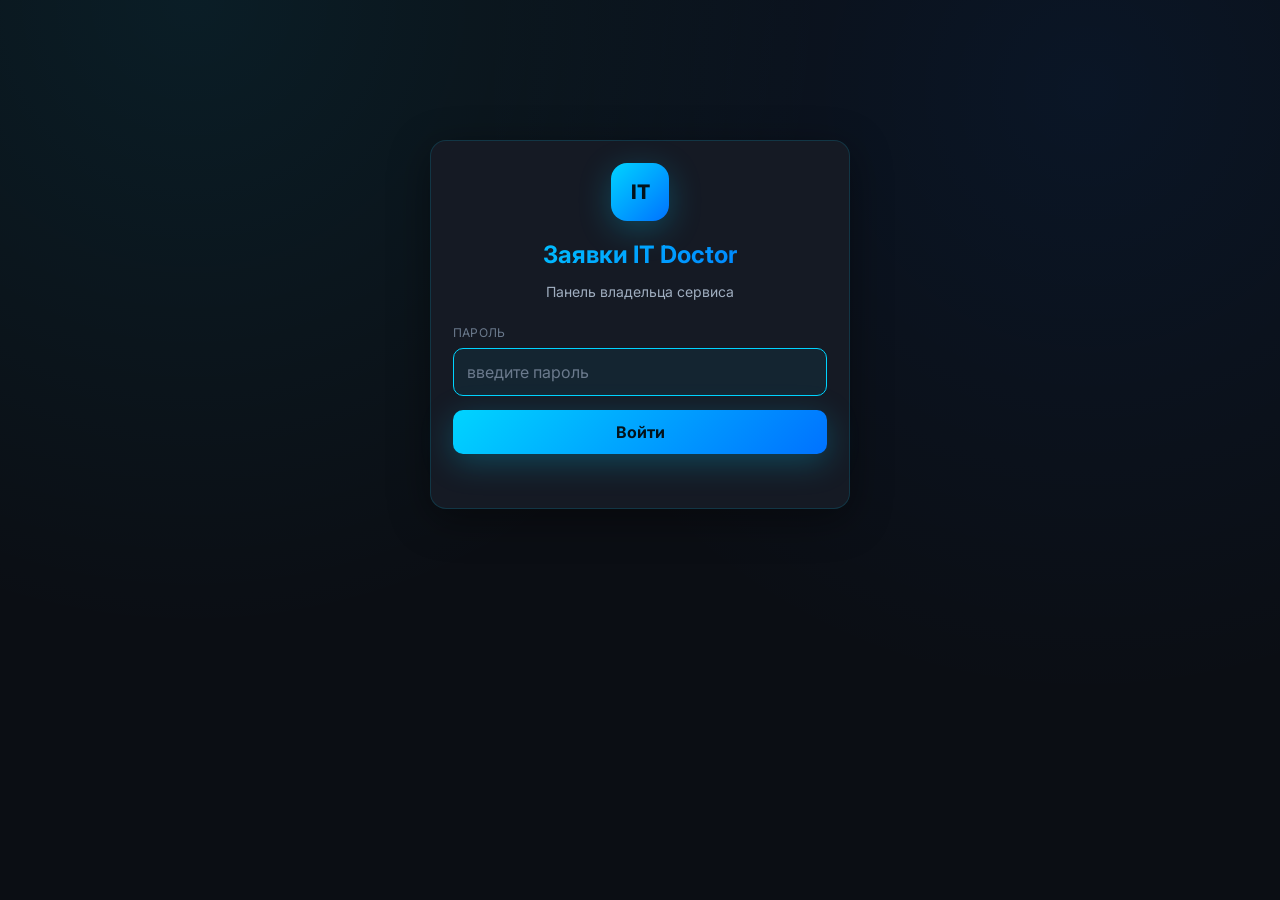
<file: admin/index.html>
<!DOCTYPE html>
<html lang="ru">
<head>
  <meta charset="UTF-8" />
  <meta name="viewport" content="width=device-width, initial-scale=1" />
  <meta name="robots" content="noindex, nofollow" />
  <meta name="theme-color" content="#0B0E14" />
  <title>Заявки — IT Doctor</title>
  <link rel="preconnect" href="https://fonts.googleapis.com" />
  <link rel="stylesheet" href="https://cdnjs.cloudflare.com/ajax/libs/font-awesome/6.5.1/css/all.min.css" />
  <link rel="preconnect" href="https://fonts.gstatic.com" crossorigin />
  <link href="https://fonts.googleapis.com/css2?family=Inter:wght@400;600;700;800&display=swap" rel="stylesheet" />
  <style>
    /* Оформление повторяет клиентский сайт: те же цвета, шрифт и радиусы. */
    :root {
      --bg-primary: #0B0E14;
      --bg-secondary: #0F141C;
      --bg-card: #151A24;
      --bg-card-hover: #1A2130;
      --accent: #00D4FF;
      --accent-secondary: #0072FF;
      --accent-gradient: linear-gradient(135deg, #00D4FF 0%, #0072FF 100%);
      --text-primary: #FFFFFF;
      --text-secondary: #A0AEC0;
      --text-muted: #6B7A8D;
      --border: rgba(0, 212, 255, 0.15);
      --border-strong: rgba(0, 212, 255, 0.35);
      --shadow: 0 10px 40px rgba(0, 0, 0, 0.4);
      --shadow-accent: 0 8px 32px rgba(0, 212, 255, 0.25);
      --radius: 16px;
      --radius-sm: 10px;
      --transition: 0.3s ease;
    }

    * { box-sizing: border-box; }

    body {
      margin: 0;
      padding: 32px 20px 72px;
      background:
        radial-gradient(circle at 15% 0%, rgba(0, 212, 255, 0.08), transparent 45%),
        radial-gradient(circle at 85% 10%, rgba(0, 114, 255, 0.08), transparent 45%),
        var(--bg-primary);
      min-height: 100vh;
      color: var(--text-primary);
      font: 16px/1.5 "Inter", -apple-system, BlinkMacSystemFont, "Segoe UI", sans-serif;
    }

    .wrap { max-width: 1400px; margin: 0 auto; }

    /* --- Кнопки --- */
    button {
      font: inherit;
      cursor: pointer;
      border-radius: var(--radius-sm);
      border: 1px solid var(--border);
      background: var(--bg-card);
      color: var(--text-primary);
      padding: 10px 16px;
      transition: all var(--transition);
    }

    button:hover { border-color: var(--border-strong); background: var(--bg-card-hover); }

    button.primary {
      background: var(--accent-gradient);
      border: none;
      color: #04121A;
      font-weight: 700;
      box-shadow: var(--shadow-accent);
    }

    button.primary:hover { filter: brightness(1.08); }
    button:disabled { opacity: .6; cursor: default; }

    .card {
      background: var(--bg-card);
      border: 1px solid var(--border);
      border-radius: var(--radius);
      padding: 22px;
      box-shadow: var(--shadow);
    }

    /* Окно фильтра выходит за границу карточки, поэтому обрезку отключаем */
    .table-card { overflow: visible; }

    /* --- Вход --- */
    #login { max-width: 420px; margin: 12vh auto 0; text-align: center; }

    .brand {
      width: 58px; height: 58px; margin: 0 auto 16px;
      border-radius: 16px;
      background: var(--accent-gradient);
      color: #04121A;
      font-weight: 800; font-size: 20px;
      display: flex; align-items: center; justify-content: center;
      box-shadow: var(--shadow-accent);
    }

    #login h1 {
      font-size: 24px; margin: 0 0 8px;
      background: var(--accent-gradient);
      -webkit-background-clip: text; background-clip: text;
      -webkit-text-fill-color: transparent;
    }

    #login p { color: var(--text-secondary); margin: 0 0 22px; font-size: 14px; }

    label { display: block; font-size: 12px; color: var(--text-muted); margin-bottom: 6px; text-align: left; letter-spacing: .02em; text-transform: uppercase; }

    /* Все поля ввода, включая textarea и числовые: иначе браузер рисует
       их белыми и они выбиваются из тёмной панели. */
    input[type="password"], input[type="date"], input[type="search"], input[type="text"],
    input[type="number"], input[type="tel"], input[type="email"], select, textarea {
      width: 100%;
      padding: 11px 13px;
      border-radius: var(--radius-sm);
      border: 1px solid var(--border);
      background: rgba(255, 255, 255, 0.035);
      color: var(--text-primary);
      font: inherit;
      transition: border-color var(--transition), background var(--transition);
    }

    input:focus, select:focus, textarea:focus {
      outline: none;
      border-color: var(--accent);
      background: rgba(0, 212, 255, 0.06);
    }

    input::placeholder, textarea::placeholder { color: var(--text-muted); }
    textarea { resize: vertical; min-height: 88px; line-height: 1.55; }
    input[type="password"] { margin-bottom: 14px; }

    .error { color: #FF6B6B; font-size: 14px; min-height: 20px; margin-top: 12px; }

    /* --- Шапка панели --- */
    header.top {
      display: flex; flex-wrap: wrap; gap: 16px;
      align-items: center; justify-content: space-between;
      margin-bottom: 22px;
    }

    header.top h1 { font-size: 26px; margin: 0; font-weight: 800; }

    /* Название сервиса — ссылка на сайт */
    .brand-link {
      text-decoration: none;
      background: var(--accent-gradient);
      -webkit-background-clip: text; background-clip: text;
      -webkit-text-fill-color: transparent;
      transition: filter var(--transition);
    }

    .brand-link:hover { filter: brightness(1.25); }

    /* Круглая кнопка обновления, как в личном кабинете */
    .icon-btn {
      width: 44px; height: 44px; padding: 0;
      border-radius: 50%;
      display: flex; align-items: center; justify-content: center;
      color: var(--text-secondary);
    }

    .icon-btn:hover { color: var(--accent); }
    .icon-btn svg { width: 20px; height: 20px; display: block; }
    .icon-btn[data-loading="true"] { color: var(--accent); }
    .icon-btn[data-loading="true"] svg { animation: spin 0.9s linear infinite; }

    @keyframes spin {
      from { transform: rotate(0deg); }
      to { transform: rotate(360deg); }
    }

    header.top h1 span {
      background: var(--accent-gradient);
      -webkit-background-clip: text; background-clip: text;
      -webkit-text-fill-color: transparent;
    }

    .sub { color: var(--text-muted); font-size: 13px; margin-top: 4px; }
    .actions { display: flex; gap: 10px; }

    /* --- Счётчики --- */
    .stats { display: flex; flex-wrap: wrap; gap: 12px; margin-bottom: 20px; }

    .stat {
      background: var(--bg-card);
      border: 1px solid var(--border);
      border-radius: var(--radius);
      padding: 14px 18px;
      min-width: 132px;
      position: relative;
      overflow: hidden;
    }

    .stat::before {
      content: ""; position: absolute; inset: 0 auto 0 0; width: 3px;
      background: var(--accent-gradient);
    }

    .stat b { display: block; font-size: 24px; font-weight: 800; }
    .stat span { color: var(--text-muted); font-size: 12px; text-transform: uppercase; letter-spacing: .04em; }

    /* Окно фильтра рисуется поверх страницы: так его не обрежет ни
       таблица, ни карточка. Координаты задаёт скрипт при открытии. */
    .filter-pop {
      position: fixed;
      z-index: 70;
      box-sizing: border-box;
      max-width: min(320px, calc(100vw - 24px));
      display: block;
      padding: 14px;
      border-radius: var(--radius-sm);
      background: var(--bg-card);
      border: 1px solid var(--border-strong);
      box-shadow: var(--shadow);
    }

    .filter-pop[hidden] { display: none; }

    .pop-title {
      display: block;
      font-size: 11px;
      text-transform: uppercase;
      letter-spacing: .04em;
      color: var(--text-muted);
      margin-bottom: 10px;
    }

    .filter-pop input,
    .filter-pop select { font-size: 13px; padding: 8px 10px; margin-bottom: 8px; }

    .pop-clear {
      margin-top: 10px;
      font-size: 12px;
      padding: 7px 12px;
      color: var(--text-secondary);
      background: transparent;
    }

    .pop-clear:hover { color: var(--accent); }

    .filter-pop .multi-panel {
      max-height: 240px;
      overflow-y: auto;
      padding: 0;
      background: transparent;
      border: none;
      box-shadow: none;
    }

    /* --- Таблица --- */
    /* Обёртке нельзя обрезать содержимое: иначе окно фильтра пропадает.
       Вместо прокрутки таблица сама ужимается по ширине экрана. */
    .table-card { padding: 0 0 8px; }
    .table-wrap { overflow: visible; }

    table { width: 100%; border-collapse: collapse; font-size: 14px; table-layout: auto; }

    th, td {
      text-align: left;
      padding: 12px 10px;
      border-bottom: 1px solid rgba(255, 255, 255, 0.06);
      vertical-align: top;
    }

    /* Текст заявки переносится, чтобы таблица не расползалась */
    td.msg { white-space: normal; overflow-wrap: anywhere; }

    /* Шапка намеренно лёгкая: только подписи и значки фильтров. */
    thead th {
      background: transparent;
      border-bottom: 1px solid rgba(255, 255, 255, .07);
      vertical-align: middle;
      padding: 12px;
      white-space: nowrap;
    }

    /* Заголовок столбца и значок фильтра в одну строку */
    .th-top { display: flex; align-items: center; gap: 6px; }

    /* Значок фильтра появляется при наведении на столбец */
    .filter-btn {
      all: unset;
      position: relative;
      cursor: pointer;
      width: 22px; height: 22px;
      border-radius: 6px;
      display: inline-flex; align-items: center; justify-content: center;
      color: var(--text-muted);
      opacity: 0;
      transition: opacity var(--transition), color var(--transition), background var(--transition);
    }

    .filter-btn svg { width: 14px; height: 14px; display: block; }

    th:hover .filter-btn,
    .filter-btn:focus-visible { opacity: .75; }

    .filter-btn:hover { opacity: 1; color: var(--accent); background: rgba(0, 212, 255, .12); }

    /* Активный фильтр видно всегда и он бирюзовый */
    .filter-btn[data-active="true"] {
      opacity: 1;
      color: var(--accent);
      background: rgba(0, 212, 255, .18);
      box-shadow: 0 0 10px rgba(0, 212, 255, .35);
    }

    .filter-btn[data-active="true"] svg { stroke: var(--accent); }

    /* Точка-напоминание, что в столбце есть активный фильтр */
    .filter-btn[data-active="true"]::after {
      content: "";
      position: absolute;
      top: 2px; right: 2px;
      width: 6px; height: 6px;
      border-radius: 50%;
      background: var(--accent);
      box-shadow: 0 0 6px rgba(0, 212, 255, .9);
    }


    .pop-clear:hover { color: var(--accent); border-color: var(--border-strong); }

    tbody tr { transition: background var(--transition); }
    tbody tr:hover { background: var(--bg-card-hover); }
    tbody tr:last-child td { border-bottom: none; }

    td.nowrap { white-space: nowrap; }

    /* Заголовок-кнопка сортировки */
    button.sort {
      all: unset;
      cursor: pointer;
      color: var(--text-secondary);
      font-size: 12px;
      font-weight: 600;
      letter-spacing: .04em;
      text-transform: uppercase;
      display: inline-flex; align-items: center; gap: 6px;
      padding: 2px 0;
      transition: color var(--transition);
    }

    button.sort:hover { color: var(--accent); }
    button.sort[data-active="true"] { color: var(--accent); }
    button.sort .arrow { font-size: 11px; opacity: .6; }
    button.sort[data-active="true"] .arrow { opacity: 1; }

    /* Фильтры прямо в шапке таблицы */
    .filter-cell { margin-top: 8px; display: flex; flex-direction: column; gap: 6px; }
    .filter-cell input, .filter-cell select { font-size: 13px; padding: 7px 9px; }
    .date-range { display: flex; gap: 6px; }
    .date-range input { min-width: 0; }

    /* Выпадающий список с галочками */
    .multi { position: relative; }

    .multi > button {
      width: 100%;
      text-align: left;
      font-size: 13px;
      padding: 7px 9px;
      color: var(--text-secondary);
      white-space: nowrap;
      overflow: hidden;
      text-overflow: ellipsis;
    }

    .multi > button[data-filled="true"] { color: var(--accent); border-color: var(--border-strong); }

    /* Список значений живёт внутри окна фильтра: своих рамок и тени ему
       не нужно, иначе получается «коробка в коробке». */
    .multi-panel {
      position: static;
      max-height: 260px;
      overflow-y: auto;
      background: transparent;
      border: none;
      box-shadow: none;
      padding: 0;
    }

    .multi-panel label:first-child { margin-top: 0; }
    .multi-empty { color: var(--text-muted); font-size: 13px; margin: 4px 2px; }

    .multi-panel[hidden] { display: none; }

    .multi-panel label {
      display: flex; align-items: center; gap: 9px;
      padding: 7px 8px;
      border-radius: 8px;
      cursor: pointer;
      font-size: 13px;
      color: var(--text-secondary);
      text-transform: none;
      letter-spacing: 0;
      margin: 0;
      transition: background var(--transition);
    }

    .multi-panel label:hover { background: var(--bg-card-hover); color: var(--text-primary); }
    .multi-panel input[type="checkbox"] { width: auto; accent-color: var(--accent); }
    .multi-panel .panel-actions { display: flex; gap: 8px; padding: 6px 4px 2px; }
    .multi-panel .panel-actions button { flex: 1; font-size: 12px; padding: 7px; }

    /* --- Бейджи --- */
    .badge {
      display: inline-block;
      padding: 5px 11px;
      border-radius: 999px;
      font-size: 12px;
      font-weight: 600;
      white-space: nowrap;
    }

    .badge.new { background: rgba(0, 212, 255, .14); color: var(--accent); }
    .badge.in_progress { background: rgba(255, 176, 32, .16); color: #FFB020; }
    .badge.completed { background: rgba(34, 197, 94, .16); color: #34D399; }

    .source { color: var(--text-muted); font-size: 12px; }
    .msg { color: var(--text-secondary); font-size: 13px; max-width: 300px; }

    select.status-select { width: auto; font-size: 13px; padding: 7px 10px; }

    .muted { color: var(--text-muted); }
    .empty { padding: 44px; text-align: center; color: var(--text-muted); }
    .saved { color: #34D399; font-size: 12px; margin-left: 8px; }

    /* --- Оплата в таблице --- */
    .pay-badge {
      display: inline-block;
      padding: 4px 10px;
      border-radius: 999px;
      font-size: 12px;
      font-weight: 600;
      white-space: nowrap;
      background: rgba(255, 255, 255, .06);
      color: var(--text-secondary);
    }

    .pay-badge.done { background: rgba(52, 211, 153, .16); color: var(--ok); }
    .pay-badge.wait { background: rgba(255, 176, 32, .16); color: #FFB020; }
    .pay-badge.canceled { background: rgba(255, 107, 107, .16); color: #FF6B6B; }

    .pay-check {
      margin-left: 6px;
      padding: 3px 8px;
      font-size: 13px;
      line-height: 1;
      border-radius: 8px;
    }

    .pay-check:hover { color: var(--accent); border-color: var(--accent); }
    .pay-check[disabled] { opacity: .5; }

    /* На узких экранах возвращаем прокрутку таблицы: там окно фильтра
       открывается редко, а разъехавшаяся таблица мешает всегда. */
    /* --- Вкладки --- */
    .tabs-nav {
      display: flex;
      gap: 6px;
      margin-bottom: 18px;
      padding: 5px;
      border-radius: 999px;
      background: var(--bg-card);
      border: 1px solid var(--border);
      width: fit-content;
    }

    .tabs-nav .tab {
      padding: 10px 20px;
      border: none;
      border-radius: 999px;
      background: transparent;
      color: var(--text-secondary);
      font: inherit;
      font-size: 14px;
      font-weight: 600;
      cursor: pointer;
      transition: var(--transition);
    }

    .tabs-nav .tab[data-active="true"] {
      background: var(--accent-gradient);
      color: #04121A;
    }

    /* --- Услуги --- */
    .services-bar {
      display: flex;
      flex-wrap: wrap;
      gap: 14px;
      align-items: center;
      justify-content: space-between;
      margin-bottom: 18px;
    }

    .services-bar .sub { margin: 0; }

    .service-list { display: grid; gap: 12px; }

    .service-row {
      display: flex;
      flex-wrap: wrap;
      gap: 16px;
      align-items: center;
      padding: 14px 16px;
      border-radius: var(--radius);
      background: var(--bg-card);
      border: 1px solid var(--border);
    }

    .service-row[data-off="true"] { opacity: .55; }

    /* Ручка и состояние перетаскивания */
    .service-row__handle {
      flex: none;
      width: 18px;
      text-align: center;
      color: var(--text-muted);
      font-size: 16px;
      cursor: grab;
      user-select: none;
    }

    .service-row[draggable="true"] { cursor: default; }

    .service-row[data-dragging="true"] {
      opacity: .45;
      border-style: dashed;
      border-color: var(--accent);
    }

    .service-row__actions button[data-move] {
      padding: 8px 10px;
      font-size: 13px;
      line-height: 1;
    }

    .service-row__photo {
      width: 72px; height: 54px;
      flex: none;
      border-radius: 10px;
      overflow: hidden;
      background: var(--bg-secondary);
      display: flex; align-items: center; justify-content: center;
      color: var(--text-muted);
      font-size: 20px;
    }

    .service-row__photo img { width: 100%; height: 100%; object-fit: cover; display: block; }

    .service-row__text { flex: 1 1 220px; min-width: 0; }
    .service-row__text b { display: block; font-size: 15px; }
    .service-row__text span { color: var(--text-muted); font-size: 13px; }

    .service-row__price {
      font-weight: 700;
      color: var(--accent);
      white-space: nowrap;
    }

    .service-row__off {
      font-size: 12px;
      padding: 3px 9px;
      border-radius: 999px;
      background: rgba(255, 107, 107, .14);
      color: #FF6B6B;
    }

    .service-row__actions { display: flex; gap: 8px; margin-left: auto; }
    .service-row__actions button { font-size: 13px; padding: 8px 14px; }

    /* --- Окно услуги --- */
    .sheet {
      position: fixed; inset: 0; z-index: 900;
      display: flex; align-items: center; justify-content: center;
      padding: 18px;
    }

    .sheet[hidden] { display: none; }

    .sheet__backdrop { position: absolute; inset: 0; background: rgba(3, 6, 12, .8); backdrop-filter: blur(4px); }

    .sheet__card {
      position: relative;
      width: 100%;
      max-width: 680px;
      max-height: calc(100vh - 36px);
      overflow-y: auto;
      padding: 24px;
      border-radius: var(--radius);
      background: var(--bg-card);
      border: 1px solid var(--border-strong);
      box-shadow: var(--shadow);
    }

    .sheet__card h2 { margin: 0 0 18px; font-size: 22px; }

    .sheet__close {
      position: absolute; top: 12px; right: 12px;
      width: 34px; height: 34px; padding: 0;
      border-radius: 50%;
      font-size: 20px;
      line-height: 1;
    }

    .sheet__grid { display: flex; flex-wrap: wrap; gap: 22px; }
    .sheet__photo { flex: 0 0 190px; }
    .sheet__fields { flex: 1 1 320px; min-width: 0; }

    /* Две короткие подписи рядом: цена и порядок */
    .sheet__row { display: flex; gap: 12px; }
    .sheet__row > * { flex: 1; min-width: 0; }

    .sheet__fields label { display: block; margin: 14px 0 6px; font-size: 12px; text-transform: uppercase; letter-spacing: .04em; color: var(--text-muted); }
    .sheet__fields label:first-child { margin-top: 0; }
    .sheet__fields .hint { display: block; margin-top: 6px; font-size: 12px; color: var(--text-muted); }

    /* Выбор иконки: плитки со значками вместо ввода технического кода */
    .icon-picker {
      display: grid;
      grid-template-columns: repeat(auto-fill, minmax(72px, 1fr));
      gap: 8px;
      margin-bottom: 4px;
    }

    .icon-option {
      display: flex;
      flex-direction: column;
      align-items: center;
      justify-content: center;
      gap: 6px;
      min-height: 64px;
      padding: 9px 6px;
      border-radius: 10px;
      border: 1px solid var(--border);
      background: rgba(255, 255, 255, 0.03);
      color: var(--text-secondary);
      font: inherit;
      font-size: 11px;
      line-height: 1.2;
      text-align: center;
      cursor: pointer;
      transition: var(--transition);
    }

    .icon-option i,
    .icon-option .icon-none { font-size: 18px; line-height: 1; }

    .icon-option:hover {
      border-color: var(--accent);
      color: var(--accent);
    }

    .icon-option[data-selected="true"] {
      border-color: var(--accent);
      background: rgba(0, 212, 255, 0.12);
      color: var(--accent);
      box-shadow: 0 0 0 1px var(--accent) inset;
    }

    .icon-option span {
      max-width: 100%;
      overflow: hidden;
      text-overflow: ellipsis;
      white-space: nowrap;
    }

    .photo-caption {
      margin-bottom: 8px;
      font-size: 12px;
      text-transform: uppercase;
      letter-spacing: .04em;
      color: var(--text-muted);
    }

    .photo-box {
      width: 100%;
      aspect-ratio: 4 / 3;
      border-radius: var(--radius-sm);
      border: 1px dashed var(--border-strong);
      background: var(--bg-secondary);
      display: flex; align-items: center; justify-content: center;
      overflow: hidden;
      color: var(--text-muted);
      font-size: 13px;
    }

    .photo-box img { width: 100%; height: 100%; object-fit: cover; display: block; }

    .photo-pick {
      display: block;
      margin-top: 10px;
      padding: 10px 14px;
      text-align: center;
      border-radius: var(--radius-sm);
      border: 1px solid var(--border);
      background: var(--bg-card);
      font-size: 13px;
      cursor: pointer;
      transition: var(--transition);
    }

    .photo-pick:hover { border-color: var(--accent); color: var(--accent); }
    .photo-pick input { display: none; }

    .photo-clear {
      width: 100%;
      margin-top: 8px;
      padding: 9px 14px;
      font-size: 13px;
    }

    .sheet__actions {
      display: flex; flex-wrap: wrap; gap: 10px;
      align-items: center; justify-content: space-between;
      margin-top: 22px;
      padding-top: 18px;
      border-top: 1px solid rgba(255, 255, 255, .07);
    }

    .sheet__right { display: flex; gap: 10px; margin-left: auto; }

    .sheet .notice { display: none; margin-top: 14px; padding: 12px 14px; border-radius: var(--radius-sm); font-size: 14px; }
    .sheet .notice[data-kind="error"] { display: block; background: rgba(255, 107, 107, .12); color: #FF6B6B; border: 1px solid rgba(255, 107, 107, .3); }
    .sheet .notice[data-kind="ok"] { display: block; background: rgba(52, 211, 153, .12); color: #34D399; border: 1px solid rgba(52, 211, 153, .3); }

    @media (max-width: 560px) {
      .sheet__photo { flex: 1 1 100%; }
      .service-row__actions { width: 100%; margin-left: 0; }
      .service-row__actions button { flex: 1; }
    }

    @media (max-width: 900px) {
      .table-wrap { overflow-x: auto; }
    }

    @media (max-width: 760px) {
      body { padding: 20px 12px 56px; }
      header.top h1 { font-size: 20px; }
      .stat { min-width: 104px; padding: 11px 14px; }
      .stat b { font-size: 20px; }

      /* Вкладки и кнопка добавления — во всю ширину, так удобнее пальцем */
      .tabs-nav { width: 100%; }
      .tabs-nav .tab { flex: 1; padding: 11px 8px; font-size: 13px; }

      .services-bar { align-items: stretch; }
      .services-bar .primary { width: 100%; }

      .service-row { gap: 10px; padding: 12px; }
      .service-row__photo { width: 56px; height: 44px; font-size: 16px; }
      .service-row__handle { width: 14px; }

      /* Окно услуги почти на весь экран */
      .sheet { padding: 10px; }
      .sheet__card { padding: 18px; max-height: calc(100vh - 20px); }
    }
  </style>
</head>
<body>

<!-- Вход -->
<section class="card" id="login">
  <div class="brand">IT</div>
  <h1>Заявки IT Doctor</h1>
  <p>Панель владельца сервиса</p>
  <label for="key">Пароль</label>
  <input type="password" id="key" autocomplete="current-password" placeholder="введите пароль" />
  <button class="primary" id="loginBtn" style="width:100%">Войти</button>
  <div class="error" id="loginError"></div>
</section>

<!-- Панель -->
<section id="panel" hidden>
  <header class="top">
    <div>
      <h1>Заявки <a class="brand-link" href="/" title="Перейти на сайт">IT Doctor</a></h1>
      <div class="sub" id="updated">—</div>
    </div>
    <div class="actions">
      <button class="icon-btn" id="refreshBtn" title="Обновить список" aria-label="Обновить список">
        <svg viewBox="0 0 24 24" fill="none" stroke="currentColor" stroke-width="2" stroke-linecap="round" stroke-linejoin="round">
          <path d="M21 12a9 9 0 1 1-3.2-6.9" />
          <path d="M21 4v5h-5" />
        </svg>
      </button>
      <button id="logoutBtn">Выйти</button>
    </div>
  </header>

  <nav class="tabs-nav" role="tablist">
    <button type="button" class="tab" data-tab="leads" data-active="true">Заявки</button>
    <button type="button" class="tab" data-tab="services" data-active="false">Услуги и цены</button>
  </nav>

  <div class="stats" id="stats"></div>

  <!-- Услуги и цены -->
  <section id="servicesView" hidden>
    <div class="services-bar">
      <p class="sub">Эти услуги показываются на сайте: с фотографией, ценой и описанием.</p>
      <button class="primary" id="addServiceBtn">＋ Добавить услугу</button>
    </div>

    <div class="service-list" id="serviceList"></div>
    <div class="empty" id="servicesEmpty" hidden>Услуг пока нет. Добавьте первую.</div>
  </section>

  <!-- Окно услуги -->
  <div class="sheet" id="serviceModal" hidden>
    <div class="sheet__backdrop" data-close-service></div>

    <div class="sheet__card" role="dialog" aria-modal="true" aria-labelledby="serviceModalTitle">
      <button type="button" class="sheet__close" data-close-service aria-label="Закрыть">×</button>
      <h2 id="serviceModalTitle">Услуга</h2>

      <form id="serviceForm">
        <div class="sheet__grid">
          <div class="sheet__photo">
            <div class="photo-caption">Фото услуги</div>
            <div class="photo-box" id="servicePhotoBox">
              <span class="photo-hint">Нет фото</span>
            </div>
            <label class="photo-pick">
              Выбрать фото
              <input type="file" id="serviceImage" accept="image/*" />
            </label>
            <button type="button" class="photo-clear" id="serviceImageClear">Убрать фото</button>
          </div>

          <div class="sheet__fields">
            <label for="serviceTitle">Название</label>
            <input id="serviceTitle" type="text" maxlength="120" placeholder="Замена экрана на телефоне" />

            <label for="serviceDescription">Описание</label>
            <textarea id="serviceDescription" rows="3" maxlength="600" placeholder="Что входит в услугу"></textarea>

            <label for="servicePriceValue">Цена, ₽</label>
            <input id="servicePriceValue" type="number" min="0" step="1" placeholder="500" />
            <span class="hint">
              Цена одна для всего: показывается на сайте и списывается при оплате.
              Порядок услуг меняется перетаскиванием в списке.
            </span>

            <label>Иконка на карточке</label>
            <div class="icon-picker" id="iconPicker"></div>
            <span class="hint">Небольшой значок над названием услуги на сайте. Можно не выбирать.</span>

            <label class="switch">
              <input type="checkbox" id="serviceActive" checked />
              <span>Показывать на сайте</span>
            </label>
          </div>
        </div>

        <div class="sheet__actions">
          <button type="button" class="danger" id="serviceDeleteBtn" hidden>Удалить</button>
          <div class="sheet__right">
            <button type="button" id="serviceCancelBtn">Отмена</button>
            <button type="submit" class="primary" id="serviceSaveBtn">Сохранить</button>
          </div>
        </div>

        <div class="notice" id="serviceNotice"></div>
      </form>
    </div>
  </div>

  <div class="card table-card">
    <div class="table-wrap" id="leadsView">
      <table>
        <thead>
          <tr>
            <th><div class="th-top"><button type="button" class="sort" data-sort="date">Дата<span class="arrow"></span></button><button type="button" class="filter-btn" data-filter-toggle="date" aria-label="Фильтр: Дата" title="Настроить фильтр"><svg viewBox="0 0 24 24" fill="none" stroke="currentColor" stroke-width="2" stroke-linecap="round" stroke-linejoin="round"><path d="M3 5h18l-7 8v6l-4 2v-8z"/></svg></button></div><div class="filter-pop" data-filter-panel="date" hidden><span class="pop-title">Период</span><select id="fPreset"><option value="">За всё время</option><option value="today">Сегодня</option><option value="yesterday">Вчера</option><option value="week">Эта неделя</option><option value="lastWeek">Прошлая неделя</option><option value="month">Этот месяц</option><option value="lastMonth">Прошлый месяц</option><option value="7">Последние 7 дней</option><option value="30">Последние 30 дней</option><option value="custom">Свой промежуток</option></select><div class="date-range" id="customRange" hidden><input type="date" id="fFrom" title="С даты" /><input type="date" id="fTo" title="По дату" /></div><button type="button" class="pop-clear" data-filter-clear="date">Сбросить</button></div></th>
            <th><div class="th-top"><button type="button" class="sort" data-sort="name">Имя<span class="arrow"></span></button><button type="button" class="filter-btn" data-filter-toggle="search" aria-label="Фильтр: Имя" title="Настроить фильтр"><svg viewBox="0 0 24 24" fill="none" stroke="currentColor" stroke-width="2" stroke-linecap="round" stroke-linejoin="round"><path d="M3 5h18l-7 8v6l-4 2v-8z"/></svg></button></div><div class="filter-pop" data-filter-panel="search" hidden><span class="pop-title">Поиск по всем полям</span><input type="text" id="fSearch" placeholder="имя, телефон, текст" /><button type="button" class="pop-clear" data-filter-clear="search">Сбросить</button></div></th>
            <th><div class="th-top"><button type="button" class="sort" data-sort="phone">Телефон<span class="arrow"></span></button></div></th>
            <th><div class="th-top"><button type="button" class="sort" data-sort="service">Услуга<span class="arrow"></span></button><button type="button" class="filter-btn" data-filter-toggle="service" aria-label="Фильтр: Услуга" title="Настроить фильтр"><svg viewBox="0 0 24 24" fill="none" stroke="currentColor" stroke-width="2" stroke-linecap="round" stroke-linejoin="round"><path d="M3 5h18l-7 8v6l-4 2v-8z"/></svg></button></div><div class="filter-pop" data-filter-panel="service" hidden><span class="pop-title">Услуги</span><div class="multi" data-multi="service"><div class="multi-panel" data-multi-panel></div></div></div></th>
            <th>Сообщение</th>
            <th><div class="th-top"><button type="button" class="sort" data-sort="source">Источник<span class="arrow"></span></button><button type="button" class="filter-btn" data-filter-toggle="source" aria-label="Фильтр: Источник" title="Настроить фильтр"><svg viewBox="0 0 24 24" fill="none" stroke="currentColor" stroke-width="2" stroke-linecap="round" stroke-linejoin="round"><path d="M3 5h18l-7 8v6l-4 2v-8z"/></svg></button></div><div class="filter-pop" data-filter-panel="source" hidden><span class="pop-title">Источники</span><div class="multi" data-multi="source"><div class="multi-panel" data-multi-panel></div></div></div></th>
            <th><div class="th-top"><button type="button" class="sort" data-sort="status">Статус<span class="arrow"></span></button><button type="button" class="filter-btn" data-filter-toggle="status" aria-label="Фильтр: Статус" title="Настроить фильтр"><svg viewBox="0 0 24 24" fill="none" stroke="currentColor" stroke-width="2" stroke-linecap="round" stroke-linejoin="round"><path d="M3 5h18l-7 8v6l-4 2v-8z"/></svg></button></div><div class="filter-pop" data-filter-panel="status" hidden><span class="pop-title">Статусы</span><div class="multi" data-multi="status"><div class="multi-panel" data-multi-panel></div></div></div></th>
            <th>Оплата</th>
          </tr>
        </thead>
        <tbody id="rows"></tbody>
      </table>
    </div>
    <div class="empty" id="empty" hidden>По выбранным фильтрам заявок нет.</div>
  </div>
</section>

<script>
  const SOURCE_LABELS = {
    website: "Сайт",
    mini_app: "Mini App",
    telegram_bot: "Telegram-бот",
    account: "Личный кабинет"
  };

  const STATUS_LABELS = {
    new: "Новая",
    in_progress: "В работе",
    completed: "Завершена"
  };

  const loginCard = document.getElementById("login");
  const panel = document.getElementById("panel");
  const keyInput = document.getElementById("key");
  const loginError = document.getElementById("loginError");
  const rowsBody = document.getElementById("rows");
  const emptyBox = document.getElementById("empty");
  const statsBox = document.getElementById("stats");
  const updatedBox = document.getElementById("updated");
  const refreshBtn = document.getElementById("refreshBtn");

  const fSearch = document.getElementById("fSearch");
  const fFrom = document.getElementById("fFrom");
  const fTo = document.getElementById("fTo");
  const fPreset = document.getElementById("fPreset");
  const customRange = document.getElementById("customRange");

  let statuses = Object.entries(STATUS_LABELS).map(([value, label]) => ({ value, label }));
  let serviceOptions = [];
  let serviceCatalog = [];
  let hasEmptyService = false;

  // --- Сортировка ---------------------------------------------------------

  const DEFAULT_SORT = { key: "date", dir: "desc" };
  const SORT_KEYS = ["date", "name", "phone", "service", "source", "status"];

  function readSort() {
    try {
      const saved = JSON.parse(sessionStorage.getItem("itd_admin_sort") || "null");
      if (saved && SORT_KEYS.includes(saved.key)) {
        return { key: saved.key, dir: saved.dir === "asc" ? "asc" : "desc" };
      }
    } catch { /* пусто */ }
    return { ...DEFAULT_SORT };
  }

  let sort = readSort();

  // --- Фильтры ------------------------------------------------------------

  // Множественный выбор: можно отметить сразу несколько статусов или источников.
  const EMPTY_FILTERS = {
    status: [], source: [], service: [],
    q: "", preset: "", from: "", to: ""
  };

  function readFilters() {
    try {
      const saved = JSON.parse(sessionStorage.getItem("itd_admin_filters") || "null");
      if (saved && typeof saved === "object") {
        return {
          status: Array.isArray(saved.status) ? saved.status : [],
          source: Array.isArray(saved.source) ? saved.source : [],
          service: Array.isArray(saved.service) ? saved.service : [],
          q: typeof saved.q === "string" ? saved.q : "",
          preset: typeof saved.preset === "string" ? saved.preset : "",
          from: typeof saved.from === "string" ? saved.from : "",
          to: typeof saved.to === "string" ? saved.to : ""
        };
      }
    } catch { /* пусто */ }
    return { ...EMPTY_FILTERS, status: [], source: [], service: [] };
  }

  let filters = readFilters();

  // --- Помощники ----------------------------------------------------------

  function formatDate(iso) {
    try {
      return new Intl.DateTimeFormat("ru-RU", {
        dateStyle: "short", timeStyle: "short", timeZone: "Europe/Moscow"
      }).format(new Date(iso));
    } catch {
      return iso;
    }
  }

  function escapeHtml(value) {
    return String(value ?? "")
      .replaceAll("&", "&amp;").replaceAll("<", "&lt;")
      .replaceAll(">", "&gt;").replaceAll('"', "&quot;");
  }

  function isoDay(date) {
    const d = new Date(date);
    return `${d.getFullYear()}-${String(d.getMonth() + 1).padStart(2, "0")}-${String(d.getDate()).padStart(2, "0")}`;
  }

  /**
   * Считает границы периода для выбранного варианта.
   *
   * Неделя считается с понедельника, месяц — с первого числа.
   * Возвращает пустые строки, если период не выбран или задан вручную.
   */
  function presetRange(preset) {
    const today = new Date();
    today.setHours(0, 0, 0, 0);

    const shift = (days) => {
      const d = new Date(today);
      d.setDate(d.getDate() + days);
      return d;
    };

    // Понедельник текущей недели.
    const monday = (date) => {
      const d = new Date(date);
      const weekday = (d.getDay() + 6) % 7;
      d.setDate(d.getDate() - weekday);
      return d;
    };

    switch (preset) {
      case "today":
        return { from: isoDay(today), to: isoDay(today) };

      case "yesterday":
        return { from: isoDay(shift(-1)), to: isoDay(shift(-1)) };

      case "week": {
        return { from: isoDay(monday(today)), to: isoDay(today) };
      }

      case "lastWeek": {
        const start = monday(today);
        start.setDate(start.getDate() - 7);
        const end = new Date(start);
        end.setDate(end.getDate() + 6);
        return { from: isoDay(start), to: isoDay(end) };
      }

      case "month": {
        const start = new Date(today.getFullYear(), today.getMonth(), 1);
        return { from: isoDay(start), to: isoDay(today) };
      }

      case "lastMonth": {
        const start = new Date(today.getFullYear(), today.getMonth() - 1, 1);
        const end = new Date(today.getFullYear(), today.getMonth(), 0);
        return { from: isoDay(start), to: isoDay(end) };
      }

      case "7":
        return { from: isoDay(shift(-6)), to: isoDay(today) };

      case "30":
        return { from: isoDay(shift(-29)), to: isoDay(today) };

      default:
        return { from: "", to: "" };
    }
  }

  /** Пересчитывает даты фильтра по выбранному периоду. */
  function applyPreset() {
    if (filters.preset === "custom") {
      customRange.hidden = false;
      fFrom.value = filters.from;
      fTo.value = filters.to;
      return;
    }

    customRange.hidden = true;
    const range = presetRange(filters.preset);
    filters.from = range.from;
    filters.to = range.to;
    fFrom.value = filters.from;
    fTo.value = filters.to;
  }

  /** Запрос к API заявок. */
  async function api(method, body, query) {
    return request(`/api/leads${query || ""}`, method, body);
  }

  /**
   * Запросы к API услуг.
   *
   * Отдельная обёртка, чтобы вызовы в разделе услуг читались понятно:
   * GET_SERVICES, POST_SERVICE, PATCH_SERVICE, DELETE_SERVICE.
   */
  /** Проверка оплаты: её выполняет общий эндпоинт кабинета. */
  async function checkPaymentApi(body) {
    return request("/api/me/payments", "POST", body);
  }

  async function servicesApi(action, body) {
    if (action === "GET_SERVICES") {
      return request("/api/services", "GET");
    }

    if (action === "POST_SERVICE") {
      return request("/api/services", "POST", body);
    }

    if (action === "PATCH_SERVICE") {
      return request("/api/services", "PATCH", body);
    }

    if (action === "DELETE_SERVICE") {
      return request(`/api/services?id=${encodeURIComponent(body.id)}`, "DELETE");
    }

    if (action === "REORDER_SERVICES") {
      // Список id в том порядке, в котором владелец расставил услуги.
      return request("/api/services", "PATCH", { order: body.order });
    }

    return { status: 0, payload: { ok: false, error: "Неизвестное действие" } };
  }

  async function request(url, method, body) {
    const options = { method, credentials: "same-origin", headers: {} };

    if (body !== undefined) {
      options.headers["Content-Type"] = "application/json";
      options.body = JSON.stringify(body);
    }

    const response = await fetch(url, options);
    let payload = {};
    try { payload = await response.json(); } catch { payload = {}; }
    return { status: response.status, payload };
  }

  function saveFilters() {
    sessionStorage.setItem("itd_admin_filters", JSON.stringify(filters));
  }

  function currentQuery() {
    const parts = new URLSearchParams();
    parts.set("sort", sort.key);
    parts.set("dir", sort.dir);

    // Несколько значений уходят одной строкой через запятую.
    if (filters.status.length) parts.set("status", filters.status.join(","));
    if (filters.source.length) parts.set("source", filters.source.join(","));
    if (filters.service.length) parts.set("service", filters.service.join(","));
    if (filters.q.trim()) parts.set("q", filters.q.trim());
    if (filters.from) parts.set("from", filters.from);
    if (filters.to) parts.set("to", filters.to);

    return `?${parts.toString()}`;
  }

  function renderSortIndicators() {
    document.querySelectorAll("button.sort").forEach((button) => {
      const active = button.dataset.sort === sort.key;
      button.dataset.active = active ? "true" : "false";
      const arrow = button.querySelector(".arrow");
      if (arrow) arrow.textContent = active ? (sort.dir === "asc" ? "↑" : "↓") : "↕";
    });
  }

  // --- Выпадающие списки с галочками --------------------------------------

  // Источники по умолчанию; сервер может прислать более полный список.
  let sourceOptions = Object.entries(SOURCE_LABELS).map(([value, label]) => ({ value, label }));

  const MULTI_OPTIONS = {
    status: () => statuses.map((s) => ({ value: s.value, label: s.label })),
    source: () => sourceOptions,
    service: () => {
      // Справочник услуг важнее истории заявок: он показывает то, что сейчас
      // на сайте. История добавляется в конец — по ней тоже можно фильтровать.
      const catalog = serviceCatalog.map((item) => ({ value: item.label, label: item.label }));

      const history = serviceOptions
        .filter((value) => !catalog.some((item) => item.value === value))
        .map((value) => ({ value, label: value }));

      const options = [...catalog, ...history];
      if (hasEmptyService) options.unshift({ value: "none", label: "(не выбрана)" });

      return options;
    }
  };


  /**
   * Рисует список значений фильтра.
   *
   * Список всегда раскрыт: раньше окно показывало кнопку «Все источники»,
   * и приходилось нажимать её второй раз, чтобы увидеть варианты.
   */
  function renderMulti(name) {
    const box = document.querySelector(`[data-multi="${name}"]`);
    if (!box) return;

    const options = MULTI_OPTIONS[name]();
    const panel = box.querySelector("[data-multi-panel]");

    // Снятые с учёта значения убираем из фильтра.
    const allowed = options.map((option) => option.value);
    const before = filters[name].length;
    filters[name] = filters[name].filter((value) => allowed.includes(value));
    if (filters[name].length !== before) saveFilters();

    if (options.length === 0) {
      panel.innerHTML = '<p class="multi-empty">Нет доступных значений</p>';
      return;
    }

    panel.innerHTML =
      options.map((option) => `
        <label>
          <input type="checkbox" value="${escapeHtml(option.value)}"${filters[name].includes(option.value) ? " checked" : ""} />
          <span>${escapeHtml(option.label)}</span>
        </label>`).join("") +
      '<div class="panel-actions"><button type="button" data-multi-clear>Снять всё</button></div>';
  }

  /** Что именно задано в фильтрах: нужно для подсветки значков. */
  function activeFilters() {
    const { from, to } = presetRange(filters.preset);

    return {
      date: Boolean(from || to || filters.preset),
      search: Boolean(filters.q.trim()),
      service: filters.service.length > 0,
      source: filters.source.length > 0,
      status: filters.status.length > 0
    };
  }

  /** Подсвечивает значки тех столбцов, где включён фильтр. */
  function renderFilterMarks() {
    const active = activeFilters();

    document.querySelectorAll("[data-filter-toggle]").forEach((button) => {
      button.dataset.active = active[button.dataset.filterToggle] ? "true" : "false";
    });
  }

  /** Открывает одно окно фильтра и закрывает остальные. */
  function openFilterPanel(name, button) {
    document.querySelectorAll("[data-filter-panel]").forEach((panel) => {
      panel.hidden = true;
    });

    const panel = document.querySelector(`[data-filter-panel="${name}"]`);
    if (!panel) return;

    panel.hidden = false;

    // Координаты считаем от значка воронки. Если что-то пойдёт не так,
    // окно всё равно появится: сначала ставим запасную позицию.
    const width = Math.max(panel.offsetWidth || 260, 240);
    const height = panel.offsetHeight || 220;

    let left = 12;
    let top = 80;

    try {
      const rect = button.getBoundingClientRect();
      left = Math.min(Math.max(12, rect.left), window.innerWidth - width - 12);
      const below = rect.bottom + 8;
      top = below + height > window.innerHeight - 12
        ? Math.max(12, rect.top - height - 8)
        : below;
    } catch {
      // Оставляем запасную позицию.
    }

    panel.style.left = `${left}px`;
    panel.style.top = `${top}px`;
    panel.style.width = `${width}px`;
  }

  function closeFilterPanels() {
    document.querySelectorAll("[data-filter-panel]").forEach((panel) => {
      panel.hidden = true;
    });
  }

  function renderAllMulti() {
    for (const name of Object.keys(MULTI_OPTIONS)) renderMulti(name);
  }

  // --- Оплата в таблице ---------------------------------------------------

  // Названия статусов оплаты: значения приходят от ЮKassa.
  const PAYMENT_LABELS = {
    pending: "Ожидает оплаты",
    waiting_for_capture: "Ожидает подтверждения",
    succeeded: "Оплачено",
    canceled: "Отменён"
  };

  const PAYMENT_CLASSES = {
    pending: "wait",
    waiting_for_capture: "wait",
    succeeded: "done",
    canceled: "canceled"
  };

  /** Ячейка «Оплата»: статус, сумма и кнопка проверки. */
  function paymentCell(lead) {
    const status = String(lead.payment_status || "");
    const amount = Number(lead.payment_amount);
    const hasAmount = Number.isFinite(amount) && amount > 0;

    // Оплату ещё не начинали: показываем только возможную сумму.
    if (!status) {
      return lead.service_id
        ? '<span class="muted">не начата</span>'
        : '<span class="muted">—</span>';
    }

    const label = PAYMENT_LABELS[status] || status;
    const kind = PAYMENT_CLASSES[status] || "";
    const sum = hasAmount ? ` · ${new Intl.NumberFormat("ru-RU").format(amount)} ₽` : "";

    // Успешную оплату перепроверять незачем.
    const button = status === "succeeded"
      ? ""
      : ` <button type="button" class="pay-check" data-check-payment="${escapeHtml(lead.id)}" title="Спросить статус у ЮKassa">↻</button>`;

    return `<span class="pay-badge ${kind}">${escapeHtml(label)}${sum}</span>${button}`;
  }

  // Кнопка проверки: спрашиваем статус у ЮKassa через сервер.
  document.addEventListener("click", async (event) => {
    const button = event.target.closest("[data-check-payment]");
    if (!button) return;

    const leadId = button.dataset.checkPayment;
    button.disabled = true;

    try {
      const { status, payload } = await checkPaymentApi({ leadId });

      if (status !== 200 || !payload.ok) {
        alert(payload.error || "Не удалось проверить оплату");
        return;
      }

      // Показываем свежие данные: перезагружаем список заявок.
      await load();
    } catch {
      alert("Сеть недоступна, проверьте позже");
    } finally {
      button.disabled = false;
    }
  });

  // --- Загрузка -----------------------------------------------------------

  async function load() {
    renderSortIndicators();
    renderFilterMarks();

    // Крутим стрелку, пока идёт загрузка: так видно, что нажатие сработало.
    refreshBtn.dataset.loading = "true";

    try {
      const { status, payload } = await api("GET", undefined, currentQuery());

      if (status === 401) {
        sessionStorage.removeItem("itd_admin_key");
        showLogin();
        loginError.textContent = "Сессия истекла, войдите заново";
        return;
      }

      if (!payload.ok) {
        updatedBox.textContent = payload.error || "Ошибка загрузки";
        return;
      }

      if (Array.isArray(payload.statuses) && payload.statuses.length) {
        statuses = payload.statuses;
      }

      // Источники приходят вместе со списком: фильтр не остаётся пустым.
      if (Array.isArray(payload.sources) && payload.sources.length) {
        sourceOptions = payload.sources;
      }

      render(payload.leads || []);
      await loadServiceFacets();
    } finally {
      // Даём анимации докрутиться, чтобы нажатие было заметно.
      setTimeout(() => { refreshBtn.dataset.loading = "false"; }, 350);
    }
  }

  async function loadServiceFacets() {
    // Передаём выбранный источник: в списке услуг оставляем только те,
    // которые встречаются у заявок этого источника.
    const query = filters.source.length
      ? `?facets=1&source=${encodeURIComponent(filters.source.join(","))}`
      : "?facets=1";

    const { status, payload } = await api("GET", undefined, query);

    if (status === 200 && payload.ok) {
      serviceOptions = payload.services || [];
      serviceCatalog = Array.isArray(payload.catalog) ? payload.catalog : [];
      hasEmptyService = Boolean(payload.hasEmpty);

      // Источники приходят с подписями: новый источник не потеряется.
      if (Array.isArray(payload.sources) && payload.sources.length) {
        sourceOptions = payload.sources;
      }
    } else {
      serviceOptions = [];
      hasEmptyService = false;
    }

    renderAllMulti();
  }

  function render(leads) {
    // Время сборки страницы помогает отличить свежую версию от старой
    // из кэша. Если браузер его не отдаёт, просто пропускаем эту часть:
    // из-за неё рендер падать не должен.
    let built = "";

    try {
      const stamp = new Date(document.lastModified);

      if (!Number.isNaN(stamp.getTime())) {
        built = " · сборка: " + new Intl.DateTimeFormat("ru-RU", {
          dateStyle: "short",
          timeStyle: "short"
        }).format(stamp);
      }
    } catch {
      built = "";
    }

    updatedBox.textContent =
      `Обновлено: ${new Intl.DateTimeFormat("ru-RU", { timeStyle: "medium" }).format(new Date())}` +
      ` · найдено: ${leads.length}` +
      built;

    const counts = {};
    for (const lead of leads) counts[lead.status] = (counts[lead.status] || 0) + 1;

    statsBox.innerHTML = statuses.map((s) => `
      <div class="stat"><b>${counts[s.value] || 0}</b><span>${escapeHtml(s.label)}</span></div>
    `).join("");

    emptyBox.hidden = leads.length > 0;

    rowsBody.innerHTML = leads.map((lead) => {
      const options = statuses.map((s) =>
        `<option value="${s.value}"${s.value === lead.status ? " selected" : ""}>${escapeHtml(s.label)}</option>`
      ).join("");

      return `
        <tr data-id="${escapeHtml(lead.id)}">
          <td class="nowrap">${escapeHtml(formatDate(lead.created_at))}</td>
          <td>${escapeHtml(lead.name)}</td>
          <td class="nowrap">${escapeHtml(lead.phone)}</td>
          <td>${escapeHtml(lead.service || "—")}</td>
          <td class="msg">${escapeHtml(lead.message || "—")}</td>
          <td class="source">${escapeHtml(SOURCE_LABELS[lead.source] || lead.source)}</td>
          <td class="nowrap">
            <select class="status-select" data-role="status">${options}</select>
            <span class="saved" data-role="saved" hidden>✓</span>
          </td>
          <td class="nowrap">${paymentCell(lead)}</td>
        </tr>`;
    }).join("");
  }

  // --- Вход и выход -------------------------------------------------------

  async function login(key) {
    const { status, payload } = await api("POST", { key });

    if (status === 200 && payload.ok) {
      sessionStorage.setItem("itd_admin_key", key);
      showPanel();
      await load();
      return;
    }

    loginError.textContent = payload.error || "Не удалось войти";
    sessionStorage.removeItem("itd_admin_key");
  }

  function showPanel() { loginCard.hidden = true; panel.hidden = false; }

  function showLogin() {
    panel.hidden = true;
    loginCard.hidden = false;
    keyInput.value = "";
    keyInput.focus();
  }

  // --- Смена статуса ------------------------------------------------------

  async function changeStatus(row, select) {
    const id = row.getAttribute("data-id");
    const status = select.value;
    const saved = row.querySelector('[data-role="saved"]');

    select.disabled = true;
    saved.hidden = true;

    try {
      const { status: httpStatus, payload } = await api("PATCH", { id, status });

      if (httpStatus === 200 && payload.ok) {
        saved.hidden = false;
        setTimeout(() => { saved.hidden = true; }, 2000);
        return;
      }

      if (httpStatus === 401) {
        showLogin();
        loginError.textContent = "Сессия истекла, войдите заново";
        return;
      }

      alert(payload.error || "Не удалось сохранить статус");
      await load();
    } catch {
      alert("Сеть недоступна, статус не сохранён");
      await load();
    } finally {
      select.disabled = false;
    }
  }

  // --- События ------------------------------------------------------------

  document.getElementById("loginBtn").addEventListener("click", () => login(keyInput.value));
  keyInput.addEventListener("keydown", (e) => { if (e.key === "Enter") login(keyInput.value); });

  document.getElementById("refreshBtn").addEventListener("click", () => load());

  document.getElementById("logoutBtn").addEventListener("click", async () => {
    sessionStorage.removeItem("itd_admin_key");
    await api("POST", { key: "" });
    showLogin();
  });

  rowsBody.addEventListener("change", (event) => {
    const select = event.target.closest('[data-role="status"]');
    if (select) changeStatus(select.closest("tr"), select);
  });

  // Сортировка по клику на заголовок.
  document.querySelector("thead").addEventListener("click", (event) => {
    const button = event.target.closest("button.sort");
    if (!button) return;

    const key = button.dataset.sort;
    if (sort.key === key) {
      sort.dir = sort.dir === "asc" ? "desc" : "asc";
    } else {
      sort = { key, dir: key === "date" ? "desc" : "asc" };
    }

    sessionStorage.setItem("itd_admin_sort", JSON.stringify(sort));
    load();
  });

  // Клики: значок воронки, галочки в списке, сброс фильтра.
  document.addEventListener("click", (event) => {
    const funnel = event.target.closest("[data-filter-toggle]");
    const clear = event.target.closest("[data-filter-clear]");
    const clearMulti = event.target.closest("[data-multi-clear]");
    const checkbox = event.target.closest(".multi-panel input[type=checkbox]");

    if (funnel) {
      event.stopPropagation();
      const name = funnel.dataset.filterToggle;
      const panel = document.querySelector(`[data-filter-panel="${name}"]`);
      const wasOpen = panel && !panel.hidden;

      closeFilterPanels();
      if (!wasOpen) openFilterPanel(name, funnel);
      return;
    }

    if (clear) {
      const name = clear.dataset.filterClear;

      if (name === "date") {
        filters.preset = "";
        filters.from = "";
        filters.to = "";
        fPreset.value = "";
        fFrom.value = "";
        fTo.value = "";
        customRange.hidden = true;
      } else if (name === "search") {
        filters.q = "";
        fSearch.value = "";
      }

      saveFilters();
      renderFilterMarks();
      load();
      return;
    }

    // «Снять всё»: очищаем фильтр этого списка целиком.
    if (clearMulti) {
      const name = clearMulti.closest("[data-multi]").dataset.multi;
      filters[name] = [];
      saveFilters();
      renderMulti(name);
      renderFilterMarks();
      load();
      return;
    }

    if (checkbox) {
      const name = checkbox.closest("[data-multi]").dataset.multi;
      const value = checkbox.value;
      const set = new Set(filters[name]);
      checkbox.checked ? set.add(value) : set.delete(value);
      filters[name] = [...set];
      saveFilters();
      renderMulti(name);
      renderFilterMarks();
      load();
      return;
    }

    // Клик мимо открытого окна закрывает его. Нажатия внутри окна
    // (в том числе «Снять всё») окно не закрывают.
    if (!event.target.closest(".filter-pop")) closeFilterPanels();
  });

  // Открытое окно следует за своим значком при прокрутке и повороте экрана.
  function repositionOpenPanels() {
    document.querySelectorAll("[data-filter-panel]").forEach((panel) => {
      if (panel.hidden) return;
      const button = document.querySelector(`[data-filter-toggle="${panel.dataset.filterPanel}"]`);
      if (button) openFilterPanel(panel.dataset.filterPanel, button);
    });
  }

  window.addEventListener("resize", repositionOpenPanels);
  document.addEventListener("scroll", repositionOpenPanels, true);
  document.addEventListener("keydown", (event) => {
    if (event.key === "Escape") closeFilterPanels();
  });

  // --- Период -------------------------------------------------------------

  fPreset.addEventListener("change", () => {
    filters.preset = fPreset.value;
    applyPreset();
    saveFilters();
    load();
  });

  // Даты: применяем сразу после выбора.
  let dateTimer = null;
  function applyDates() {
    clearTimeout(dateTimer);
    dateTimer = setTimeout(() => {
      filters.from = fFrom.value;
      filters.to = fTo.value;
      if (filters.from && filters.to && filters.from > filters.to) {
        filters.to = filters.from;
        fTo.value = filters.to;
      }
      saveFilters();
      load();
    }, 300);
  }

  fFrom.addEventListener("change", applyDates);
  fTo.addEventListener("change", applyDates);

  // Поиск: пауза в наборе, чтобы не дёргать базу на каждую букву.
  let searchTimer = null;
  fSearch.addEventListener("input", () => {
    clearTimeout(searchTimer);
    searchTimer = setTimeout(() => {
      filters.q = fSearch.value;
      saveFilters();
      load();
    }, 350);
  });

  // --- Услуги и цены ------------------------------------------------------

  const servicesView = document.getElementById("servicesView");
  const leadsView = document.getElementById("leadsView");
  const serviceList = document.getElementById("serviceList");
  const servicesEmpty = document.getElementById("servicesEmpty");
  const serviceModal = document.getElementById("serviceModal");
  const serviceForm = document.getElementById("serviceForm");
  const serviceNotice = document.getElementById("serviceNotice");
  const servicePhotoBox = document.getElementById("servicePhotoBox");
  const serviceDeleteBtn = document.getElementById("serviceDeleteBtn");

  let services = [];
  let editingId = null;
  let pendingImage = null;

  // --- Вкладки ---

  function showTab(name) {
    document.querySelectorAll(".tabs-nav .tab").forEach((tab) => {
      tab.dataset.active = String(tab.dataset.tab === name);
    });

    const isServices = name === "services";
    servicesView.hidden = !isServices;
    leadsView.hidden = isServices;
    // Список заявок и его панель управления прячем вместе с таблицей.
    document.getElementById("stats").hidden = isServices;
    document.querySelector(".filter-bar")?.setAttribute("hidden", "");

    if (isServices) {
      closeFilterPanels();
      loadServices();
    } else {
      document.querySelector(".filter-bar")?.removeAttribute("hidden");
    }
  }

  document.querySelectorAll(".tabs-nav .tab").forEach((tab) => {
    tab.addEventListener("click", () => showTab(tab.dataset.tab));
  });

  // --- Список услуг ---

  async function loadServices() {
    serviceList.innerHTML = '<p class="muted">Загружаем услуги…</p>';

    const { status, payload } = await servicesApi("GET_SERVICES");

    if (status === 401) {
      sessionStorage.removeItem("itd_admin_key");
      showLogin();
      loginError.textContent = "Сессия истекла, войдите заново";
      return;
    }

    if (status !== 200 || !payload.ok) {
      serviceList.innerHTML = "";
      serviceNotice.dataset.kind = "error";
      serviceNotice.textContent = payload.error || "Не удалось загрузить услуги";
      return;
    }

    services = payload.services || [];
    renderServices();
  }

  /** Значение для атрибута: убираем кавычки, чтобы разметка не сломалась. */
  function attrSafe(value) {
    return String(value ?? "").replaceAll('"', "%22").replaceAll("<", "%3C").replaceAll(">", "%3E");
  }

  // Набор иконок для карточек услуг. Значение — класс Font Awesome,
  // который сохраняется в каталоге и используется на сайте.
  const SERVICE_ICONS = [
    { value: "", label: "Без иконки" },
    { value: "fas fa-stethoscope", label: "Диагностика" },
    { value: "fas fa-fan", label: "Чистка" },
    { value: "fas fa-temperature-low", label: "Температура" },
    { value: "fab fa-windows", label: "Windows" },
    { value: "fas fa-mobile-alt", label: "Телефон" },
    { value: "fas fa-battery-full", label: "Батарея" },
    { value: "fas fa-hdd", label: "Диск" },
    { value: "fas fa-desktop", label: "Компьютер" },
    { value: "fas fa-laptop-medical", label: "Ноутбук" },
    { value: "fas fa-screwdriver-wrench", label: "Инструменты" },
    { value: "fas fa-microchip", label: "Чип" },
    { value: "fas fa-database", label: "Данные" },
    { value: "fas fa-shield-halved", label: "Защита" },
    { value: "fas fa-keyboard", label: "Клавиатура" },
    { value: "fas fa-print", label: "Принтер" },
    { value: "fas fa-wifi", label: "Wi-Fi" },
    { value: "fas fa-bolt", label: "Питание" },
    { value: "fas fa-gear", label: "Настройки" },
    { value: "fas fa-memory", label: "Память" },
    { value: "fas fa-star", label: "Другое" }
  ];

  // Какая иконка выбрана в открытом окне.
  let selectedIcon = "";

  /**
   * Рисует плитки с иконками.
   *
   * Если у услуги стоит иконка не из набора, показываем её первой, чтобы
   * сохранение не потеряло прежнее значение.
   */
  function renderIconPicker(current) {
    const picker = document.getElementById("iconPicker");
    const list = [...SERVICE_ICONS];

    if (current && !list.some((option) => option.value === current)) {
      list.unshift({ value: current, label: "Текущая" });
    }

    selectedIcon = current || "";

    picker.innerHTML = list.map((option) => {
      const selected = option.value === selectedIcon;
      const glyph = option.value
        ? `<i class="${attrSafe(option.value)}"></i>`
        : '<span class="icon-none">—</span>';

      return `
        <button type="button" class="icon-option" data-icon="${attrSafe(option.value)}" data-selected="${selected}">
          ${glyph}
          <span>${escapeHtml(option.label)}</span>
        </button>`;
    }).join("");
  }

  document.getElementById("iconPicker").addEventListener("click", (event) => {
    const button = event.target.closest("[data-icon]");
    if (!button) return;

    selectedIcon = button.dataset.icon;

    document.querySelectorAll("#iconPicker .icon-option").forEach((item) => {
      item.dataset.selected = String(item === button);
    });
  });

  /**
   * Адрес картинки услуги.
   *
   * В каталоге картинки записаны путями от корня сайта («assets/services/…»).
   * Админка открыта по адресу /admin/, поэтому без ведущего слэша браузер
   * искал бы файл в /admin/assets/… и показывал значок битой картинки.
   */
  function imageUrl(value) {
    const src = String(value || "").trim();

    if (!src) return "";
    if (/^(data:|https?:|\/\/|\/)/i.test(src)) return src;

    return `/${src}`;
  }

  /** Цена в виде «1 000 ₽». Хранится одним числом. */
  function formatPrice(value) {
    const amount = Number(value);

    if (!Number.isFinite(amount) || amount <= 0) {
      return "цена не указана";
    }

    return `${new Intl.NumberFormat("ru-RU").format(amount)} ₽`;
  }

  function renderServices() {
    servicesEmpty.hidden = services.length > 0;

    serviceList.innerHTML = services.map((service) => {
      const photo = service.image
        ? `<img src="${attrSafe(imageUrl(service.image))}" alt="" />`
        : (service.icon
            ? `<i class="${attrSafe(service.icon)}"></i>`
            : '<span>🛠</span>');

      return `
        <div class="service-row" data-id="${escapeHtml(service.id)}" data-off="${service.is_active ? "false" : "true"}" draggable="true">
          <span class="service-row__handle" title="Перетащите, чтобы изменить порядок">⠿</span>
          <div class="service-row__photo">${photo}</div>

          <div class="service-row__text">
            <b>${escapeHtml(service.title)}</b>
            <span>${escapeHtml(service.description || "без описания")}</span>
          </div>

          <div class="service-row__price">${formatPrice(service.price_value)}</div>
          ${service.is_active ? "" : '<span class="service-row__off">скрыта</span>'}

          <div class="service-row__actions">
            <button type="button" data-move="up" title="Поднять выше" aria-label="Поднять выше">↑</button>
            <button type="button" data-move="down" title="Опустить ниже" aria-label="Опустить ниже">↓</button>
            <button type="button" data-edit>Изменить</button>
          </div>
        </div>`;
    }).join("");
  }

  serviceList.addEventListener("click", (event) => {
    const edit = event.target.closest("[data-edit]");

    if (edit) {
      const id = edit.closest(".service-row").dataset.id;
      openServiceModal(services.find((service) => service.id === id) || null);
      return;
    }

    // Стрелки — запасной способ поменять порядок: перетаскивание работает
    // не на всех сенсорных экранах.
    const move = event.target.closest("[data-move]");
    if (!move) return;

    const row = move.closest(".service-row");

    if (move.dataset.move === "up" && row.previousElementSibling) {
      serviceList.insertBefore(row, row.previousElementSibling);
    } else if (move.dataset.move === "down" && row.nextElementSibling) {
      serviceList.insertBefore(row.nextElementSibling, row);
    } else {
      return;
    }

    saveOrder();
  });

  // --- Перетаскивание услуг ------------------------------------------------

  let draggedId = null;

  serviceList.addEventListener("dragstart", (event) => {
    const row = event.target.closest(".service-row");
    if (!row) return;

    // С кнопок перетаскивание не начинаем: они должны нажиматься.
    if (event.target.closest("button")) {
      event.preventDefault();
      return;
    }

    draggedId = row.dataset.id;
    row.dataset.dragging = "true";
    event.dataTransfer.effectAllowed = "move";
    event.dataTransfer.setData("text/plain", draggedId);
  });

  serviceList.addEventListener("dragover", (event) => {
    if (!draggedId) return;
    event.preventDefault();

    const target = event.target.closest(".service-row");
    if (!target) return;

    const dragged = [...serviceList.querySelectorAll(".service-row")]
      .find((row) => row.dataset.id === draggedId);

    if (!dragged || target === dragged) return;

    // Куда вставлять: выше или ниже середины строки под курсором.
    const rect = target.getBoundingClientRect();
    const insertBefore = event.clientY < rect.top + rect.height / 2;

    serviceList.insertBefore(dragged, insertBefore ? target : target.nextSibling);
  });

  serviceList.addEventListener("dragend", () => {
    const row = serviceList.querySelector('[data-dragging="true"]');
    if (row) row.dataset.dragging = "false";

    if (!draggedId) return;
    draggedId = null;
    saveOrder();
  });

  /** Сохраняет порядок услуг, который сейчас виден в списке. */
  async function saveOrder() {
    const order = [...serviceList.querySelectorAll(".service-row")].map((row) => row.dataset.id);
    const { status, payload } = await servicesApi("REORDER_SERVICES", { order });

    if (status !== 200 || !payload.ok) {
      alert(payload.error || "Не удалось сохранить порядок услуг");
      await loadServices();
      return;
    }

    await loadServices();
  }

  // --- Окно услуги ---

  function showServiceNotice(text, kind) {
    serviceNotice.textContent = text || "";
    if (kind) serviceNotice.dataset.kind = kind; else serviceNotice.removeAttribute("data-kind");
  }

  function setPhoto(image) {
    pendingImage = image;
    servicePhotoBox.innerHTML = image
      ? `<img src="${attrSafe(imageUrl(image))}" alt="" />`
      : '<span class="photo-hint">Нет фото</span>';
  }

  function openServiceModal(service) {
    editingId = service ? service.id : null;

    document.getElementById("serviceModalTitle").textContent = service ? "Изменить услугу" : "Новая услуга";
    document.getElementById("serviceTitle").value = service?.title || "";
    document.getElementById("serviceDescription").value = service?.description || "";
    document.getElementById("servicePriceValue").value =
      service?.price_value ? service.price_value : "";
    document.getElementById("serviceActive").checked = service ? Boolean(service.is_active) : true;

    setPhoto(service?.image || null);
    renderIconPicker(service?.icon || "");
    serviceDeleteBtn.hidden = !service;
    showServiceNotice("", null);
    document.getElementById("serviceImage").value = "";

    serviceModal.hidden = false;
    document.body.style.overflow = "hidden";
    document.getElementById("serviceTitle").focus();
  }

  function closeServiceModal() {
    serviceModal.hidden = true;
    document.body.style.overflow = "";
    editingId = null;
    pendingImage = null;
  }

  document.getElementById("addServiceBtn").addEventListener("click", () => openServiceModal(null));
  serviceModal.querySelectorAll("[data-close-service]").forEach((el) => {
    el.addEventListener("click", closeServiceModal);
  });
  document.getElementById("serviceCancelBtn").addEventListener("click", closeServiceModal);

  document.addEventListener("keydown", (event) => {
    if (event.key === "Escape" && !serviceModal.hidden) closeServiceModal();
  });

  // Фото: уменьшаем в браузере, чтобы в базу не уходили мегабайты.
  document.getElementById("serviceImage").addEventListener("change", async (event) => {
    const file = event.target.files?.[0];
    if (!file) return;

    showServiceNotice("Готовим фото…", "ok");

    try {
      const resized = await resizeImage(file, 800, 600);
      setPhoto(resized);
      showServiceNotice("", null);
    } catch {
      showServiceNotice("Не удалось прочитать файл. Попробуйте другую картинку.", "error");
    }
  });

  document.getElementById("serviceImageClear").addEventListener("click", () => {
    setPhoto(null);
    document.getElementById("serviceImage").value = "";
  });

  /** Уменьшает картинку до нужного размера и возвращает data:image/jpeg. */
  function resizeImage(file, maxWidth, maxHeight) {
    return new Promise((resolve, reject) => {
      const reader = new FileReader();

      reader.onerror = () => reject(new Error("read"));
      reader.onload = () => {
        const image = new Image();
        image.onerror = () => reject(new Error("decode"));
        image.onload = () => {
          const ratio = Math.min(maxWidth / image.width, maxHeight / image.height, 1);
          const width = Math.max(1, Math.round(image.width * ratio));
          const height = Math.max(1, Math.round(image.height * ratio));

          const canvas = document.createElement("canvas");
          canvas.width = width;
          canvas.height = height;

          const context = canvas.getContext("2d");
          context.drawImage(image, 0, 0, width, height);
          resolve(canvas.toDataURL("image/jpeg", 0.8));
        };
        image.src = reader.result;
      };

      reader.readAsDataURL(file);
    });
  }

  // --- Сохранение ---

  serviceForm.addEventListener("submit", async (event) => {
    event.preventDefault();

    const title = document.getElementById("serviceTitle").value.trim();
    if (!title) {
      showServiceNotice("Укажите название услуги.", "error");
      return;
    }

    const body = {
      title,
      description: document.getElementById("serviceDescription").value.trim(),
      price_value: document.getElementById("servicePriceValue").value.trim(),
      icon: selectedIcon,
      is_active: document.getElementById("serviceActive").checked
    };

    if (pendingImage !== null) body.image = pendingImage;

    const saveBtn = document.getElementById("serviceSaveBtn");
    saveBtn.disabled = true;
    showServiceNotice("Сохраняем…", "ok");

    const { status, payload } = editingId
      ? await servicesApi("PATCH_SERVICE", { ...body, id: editingId })
      : await servicesApi("POST_SERVICE", body);

    saveBtn.disabled = false;

    if (status === 401) {
      closeServiceModal();
      sessionStorage.removeItem("itd_admin_key");
      showLogin();
      loginError.textContent = "Сессия истекла, войдите заново";
      return;
    }

    if (status !== 200 || !payload.ok) {
      showServiceNotice(payload.error || "Не удалось сохранить услугу.", "error");
      return;
    }

    closeServiceModal();
    await loadServices();
  });

  serviceDeleteBtn.addEventListener("click", async () => {
    if (!editingId) return;
    if (!confirm("Удалить услугу? Она пропадёт с сайта.")) return;

    const { status, payload } = await servicesApi("DELETE_SERVICE", { id: editingId });

    if (status === 401) {
      closeServiceModal();
      showLogin();
      loginError.textContent = "Сессия истекла, войдите заново";
      return;
    }

    if (status !== 200 || !payload.ok) {
      showServiceNotice(payload.error || "Не удалось удалить услугу.", "error");
      return;
    }

    closeServiceModal();
    await loadServices();
  });

  // --- Старт --------------------------------------------------------------

  fSearch.value = filters.q;
  fPreset.value = filters.preset;
  applyPreset();
  renderAllMulti();

  const savedKey = sessionStorage.getItem("itd_admin_key");
  if (savedKey) login(savedKey); else showLogin();
</script>
</body>
</html>
</file>
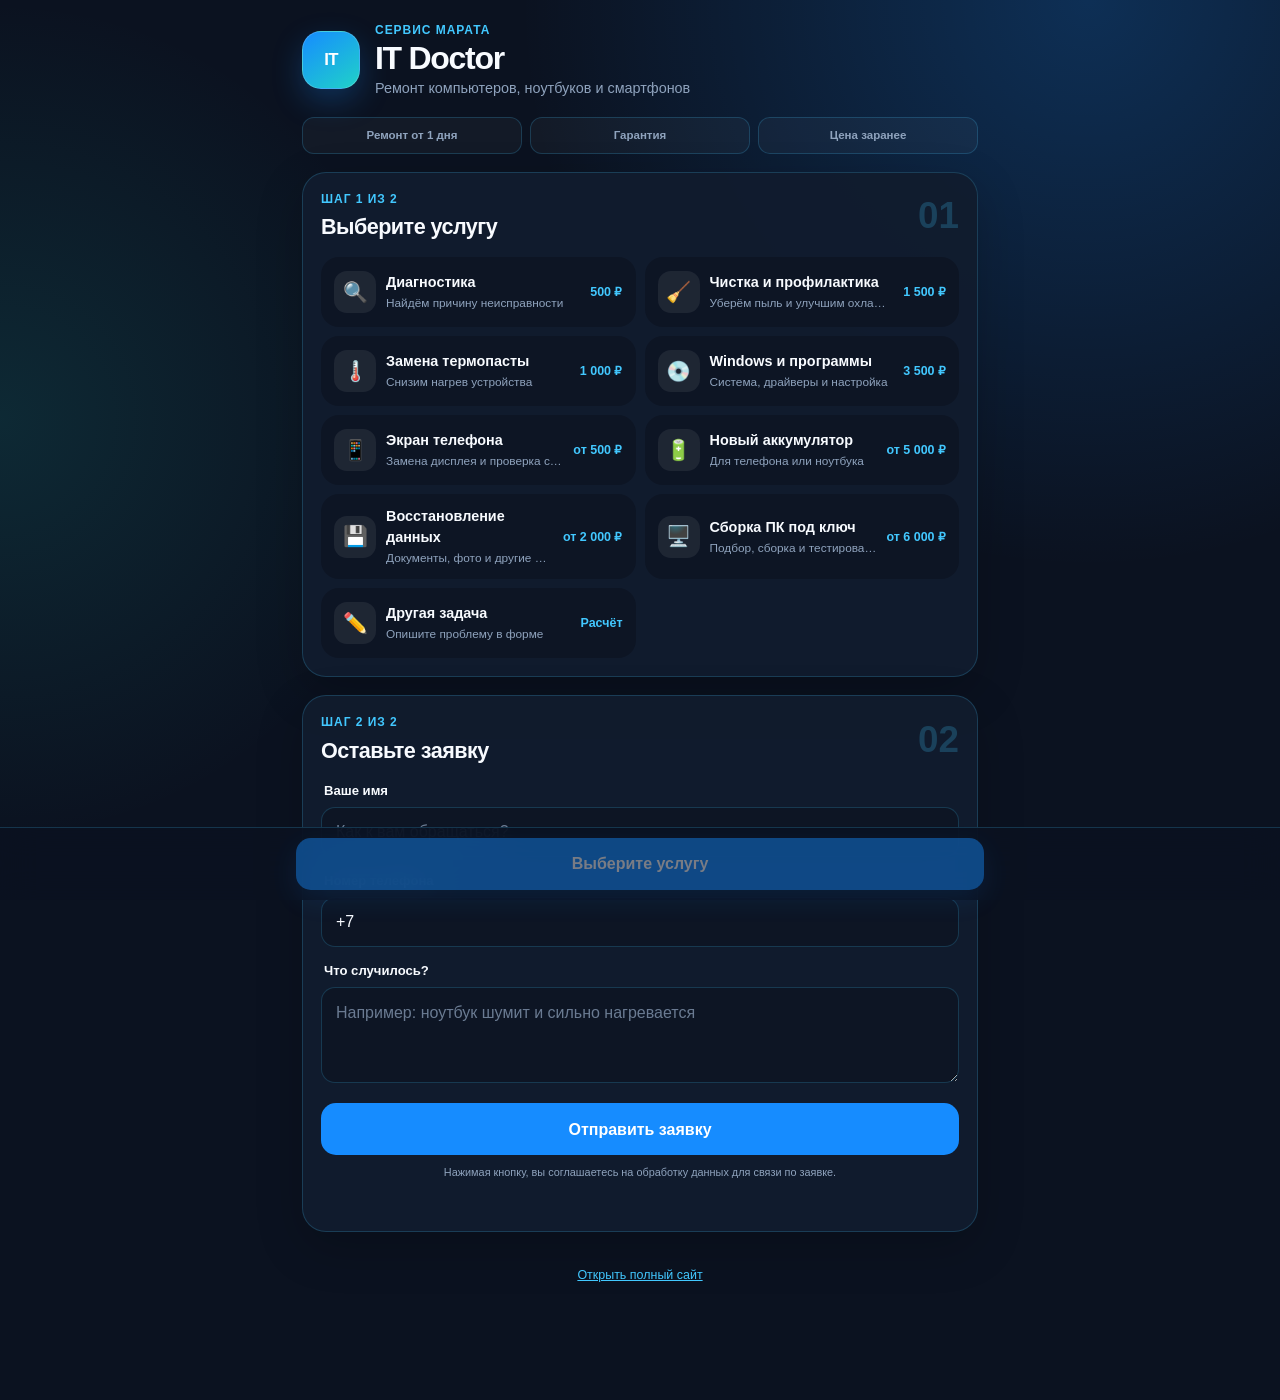
<file: miniapp.html>
<!DOCTYPE html>
<html lang="ru">
<head>
  <meta charset="UTF-8" />
  <meta
    name="viewport"
    content="width=device-width, initial-scale=1.0, viewport-fit=cover"
  />
  <meta name="theme-color" content="#0b1220" />
  <meta
    name="description"
    content="IT Doctor — выбор услуги и заявка на ремонт техники"
  />
  <title>IT Doctor — Mini App</title>
  <link rel="stylesheet" href="assets/miniapp.css" />
  <script src="https://telegram.org/js/telegram-web-app.js"></script>
  <script src="assets/miniapp.js" defer></script>
</head>
<body>
  <main class="app-shell">
    <header class="hero">
      <div class="brand-mark" aria-hidden="true">
        <span>IT</span>
      </div>
      <div>
        <p class="eyebrow">Сервис Марата</p>
        <h1>IT Doctor</h1>
        <p class="hero__subtitle">
          Ремонт компьютеров, ноутбуков и смартфонов
        </p>
      </div>
    </header>

    <section class="trust-row" aria-label="Преимущества">
      <span>Ремонт от 1 дня</span>
      <span>Гарантия</span>
      <span>Цена заранее</span>
    </section>

    <section class="section" aria-labelledby="servicesTitle">
      <div class="section-heading">
        <div>
          <p class="step">Шаг 1 из 2</p>
          <h2 id="servicesTitle">Выберите услугу</h2>
        </div>
        <span class="section-icon" aria-hidden="true">01</span>
      </div>

      <div class="service-grid" id="serviceGrid">
        <label class="service-card">
          <input type="radio" name="service" value="Диагностика — 500 руб." />
          <span class="service-card__icon">🔍</span>
          <span class="service-card__content">
            <strong>Диагностика</strong>
            <small>Найдём причину неисправности</small>
          </span>
          <span class="service-card__price">500 ₽</span>
        </label>

        <label class="service-card">
          <input type="radio" name="service" value="Чистка и профилактика — 1 500 руб." />
          <span class="service-card__icon">🧹</span>
          <span class="service-card__content">
            <strong>Чистка и профилактика</strong>
            <small>Уберём пыль и улучшим охлаждение</small>
          </span>
          <span class="service-card__price">1 500 ₽</span>
        </label>

        <label class="service-card">
          <input type="radio" name="service" value="Замена термопасты — 1 000 руб." />
          <span class="service-card__icon">🌡️</span>
          <span class="service-card__content">
            <strong>Замена термопасты</strong>
            <small>Снизим нагрев устройства</small>
          </span>
          <span class="service-card__price">1 000 ₽</span>
        </label>

        <label class="service-card">
          <input type="radio" name="service" value="Windows и программы — 3 500 руб." />
          <span class="service-card__icon">💿</span>
          <span class="service-card__content">
            <strong>Windows и программы</strong>
            <small>Система, драйверы и настройка</small>
          </span>
          <span class="service-card__price">3 500 ₽</span>
        </label>

        <label class="service-card">
          <input type="radio" name="service" value="Замена экрана телефона — от 500 руб." />
          <span class="service-card__icon">📱</span>
          <span class="service-card__content">
            <strong>Экран телефона</strong>
            <small>Замена дисплея и проверка сенсора</small>
          </span>
          <span class="service-card__price">от 500 ₽</span>
        </label>

        <label class="service-card">
          <input type="radio" name="service" value="Замена аккумулятора — от 5 000 руб." />
          <span class="service-card__icon">🔋</span>
          <span class="service-card__content">
            <strong>Новый аккумулятор</strong>
            <small>Для телефона или ноутбука</small>
          </span>
          <span class="service-card__price">от 5 000 ₽</span>
        </label>

        <label class="service-card">
          <input type="radio" name="service" value="Восстановление данных — от 2 000 руб." />
          <span class="service-card__icon">💾</span>
          <span class="service-card__content">
            <strong>Восстановление данных</strong>
            <small>Документы, фото и другие файлы</small>
          </span>
          <span class="service-card__price">от 2 000 ₽</span>
        </label>

        <label class="service-card">
          <input type="radio" name="service" value="Сборка ПК под ключ — от 6 000 руб." />
          <span class="service-card__icon">🖥️</span>
          <span class="service-card__content">
            <strong>Сборка ПК под ключ</strong>
            <small>Подбор, сборка и тестирование</small>
          </span>
          <span class="service-card__price">от 6 000 ₽</span>
        </label>

        <label class="service-card">
          <input type="radio" name="service" value="Другая задача" />
          <span class="service-card__icon">✏️</span>
          <span class="service-card__content">
            <strong>Другая задача</strong>
            <small>Опишите проблему в форме</small>
          </span>
          <span class="service-card__price">Расчёт</span>
        </label>
      </div>
    </section>

    <section class="section form-section" id="request" aria-labelledby="requestTitle">
      <div class="section-heading">
        <div>
          <p class="step">Шаг 2 из 2</p>
          <h2 id="requestTitle">Оставьте заявку</h2>
        </div>
        <span class="section-icon" aria-hidden="true">02</span>
      </div>

      <form id="miniAppForm" novalidate>
        <div class="field">
          <label for="name">Ваше имя</label>
          <input
            id="name"
            name="name"
            type="text"
            placeholder="Как к вам обращаться?"
            maxlength="100"
            autocomplete="name"
            required
          />
        </div>

        <div class="field">
          <label for="phone">Номер телефона</label>
          <input
            id="phone"
            name="phone"
            type="tel"
            value="+7 "
            placeholder="+7 (___) ___-__-__"
            maxlength="18"
            inputmode="numeric"
            autocomplete="tel"
            required
          />
        </div>

        <div class="field">
          <label for="details">Что случилось?</label>
          <textarea
            id="details"
            name="details"
            maxlength="1000"
            placeholder="Например: ноутбук шумит и сильно нагревается"
          ></textarea>
        </div>

        <button class="primary-button" id="submitButton" type="submit">
          Отправить заявку
        </button>
        <p class="form-note">
          Нажимая кнопку, вы соглашаетесь на обработку данных для связи по заявке.
        </p>
        <p class="form-status" id="formStatus" aria-live="polite"></p>
      </form>
    </section>

    <section class="success-card" id="successCard" hidden>
      <div class="success-card__icon">✓</div>
      <h2>Заявка отправлена</h2>
      <p>Марат свяжется с вами в ближайшее время.</p>
      <button class="secondary-button" id="closeAppButton" type="button">
        Вернуться в Telegram
      </button>
    </section>

    <footer>
      <a href="https://it-doctor.pages.dev/#hero" target="_blank" rel="noopener">
        Открыть полный сайт
      </a>
    </footer>
  </main>

  <div class="sticky-action">
    <button id="continueButton" type="button" disabled>
      Выберите услугу
    </button>
  </div>
</body>
</html>
</file>
<file: assets/miniapp.css>
:root {
  color-scheme: dark;
  --app-bg: var(--tg-theme-bg-color, #0b1220);
  --app-surface: var(--tg-theme-secondary-bg-color, #121c2e);
  --app-text: var(--tg-theme-text-color, #f8fbff);
  --app-muted: var(--tg-theme-hint-color, #8fa3bd);
  --app-link: var(--tg-theme-link-color, #42c8ff);
  --app-button: var(--tg-theme-button-color, #168cff);
  --app-button-text: var(--tg-theme-button-text-color, #ffffff);
  --app-border: color-mix(in srgb, var(--app-link) 20%, transparent);
  --app-accent: #20d2c8;
  --app-danger: #ff6b7a;
  --app-success: #32d583;
  --radius-lg: 24px;
  --radius-md: 18px;
  --shadow: 0 16px 48px rgba(0, 0, 0, 0.2);
}

* {
  box-sizing: border-box;
}

html {
  scroll-behavior: smooth;
}

body {
  margin: 0;
  min-width: 320px;
  background:
    radial-gradient(circle at 85% 0%, rgba(22, 140, 255, 0.24), transparent 32%),
    radial-gradient(circle at 0% 30%, rgba(32, 210, 200, 0.12), transparent 26%),
    var(--app-bg);
  color: var(--app-text);
  font-family:
    -apple-system, BlinkMacSystemFont, "Segoe UI", sans-serif;
  line-height: 1.45;
  -webkit-font-smoothing: antialiased;
}

button,
input,
textarea {
  font: inherit;
}

button,
label {
  -webkit-tap-highlight-color: transparent;
}

.app-shell {
  width: min(100%, 720px);
  margin: 0 auto;
  padding:
    calc(22px + env(safe-area-inset-top))
    16px
    calc(112px + env(safe-area-inset-bottom));
}

.hero {
  display: flex;
  align-items: center;
  gap: 15px;
  margin-bottom: 18px;
}

.brand-mark {
  display: grid;
  width: 58px;
  height: 58px;
  flex: 0 0 58px;
  place-items: center;
  border: 1px solid rgba(255, 255, 255, 0.18);
  border-radius: 19px;
  background: linear-gradient(145deg, #168cff, #20d2c8);
  box-shadow: 0 12px 30px rgba(22, 140, 255, 0.25);
  color: #fff;
  font-size: 1.05rem;
  font-weight: 900;
  letter-spacing: -0.04em;
}

.eyebrow,
.step {
  margin: 0 0 3px;
  color: var(--app-link);
  font-size: 0.75rem;
  font-weight: 800;
  letter-spacing: 0.08em;
  text-transform: uppercase;
}

h1,
h2,
p {
  margin-top: 0;
}

h1 {
  margin-bottom: 2px;
  font-size: clamp(1.55rem, 6vw, 2rem);
  line-height: 1.05;
  letter-spacing: -0.04em;
}

h2 {
  margin-bottom: 0;
  font-size: 1.35rem;
  letter-spacing: -0.025em;
}

.hero__subtitle {
  margin-bottom: 0;
  color: var(--app-muted);
  font-size: 0.9rem;
}

.trust-row {
  display: grid;
  grid-template-columns: repeat(3, 1fr);
  gap: 8px;
  margin-bottom: 18px;
}

.trust-row span {
  padding: 9px 7px;
  border: 1px solid var(--app-border);
  border-radius: 12px;
  background: rgba(255, 255, 255, 0.035);
  color: var(--app-muted);
  font-size: 0.72rem;
  font-weight: 700;
  text-align: center;
}

.section {
  margin-bottom: 18px;
  padding: 18px;
  border: 1px solid var(--app-border);
  border-radius: var(--radius-lg);
  background: color-mix(in srgb, var(--app-surface) 94%, transparent);
  box-shadow: var(--shadow);
}

.section-heading {
  display: flex;
  align-items: center;
  justify-content: space-between;
  gap: 12px;
  margin-bottom: 15px;
}

.section-icon {
  color: color-mix(in srgb, var(--app-link) 22%, transparent);
  font-size: 2.3rem;
  font-weight: 900;
  line-height: 1;
}

.service-grid {
  display: grid;
  gap: 9px;
}

.service-card {
  position: relative;
  display: grid;
  grid-template-columns: 42px minmax(0, 1fr) auto;
  align-items: center;
  gap: 10px;
  min-height: 70px;
  padding: 11px 12px;
  border: 1px solid transparent;
  border-radius: var(--radius-md);
  background: color-mix(in srgb, var(--app-bg) 72%, var(--app-surface));
  cursor: pointer;
  transition:
    border-color 160ms ease,
    background 160ms ease,
    transform 160ms ease;
}

.service-card:active {
  transform: scale(0.985);
}

.service-card:has(input:checked) {
  border-color: var(--app-link);
  background: color-mix(in srgb, var(--app-button) 16%, var(--app-surface));
}

.service-card input {
  position: absolute;
  opacity: 0;
  pointer-events: none;
}

.service-card__icon {
  display: grid;
  width: 42px;
  height: 42px;
  place-items: center;
  border-radius: 13px;
  background: rgba(255, 255, 255, 0.07);
  font-size: 1.25rem;
}

.service-card__content {
  min-width: 0;
}

.service-card__content strong,
.service-card__content small {
  display: block;
}

.service-card__content strong {
  margin-bottom: 2px;
  font-size: 0.9rem;
}

.service-card__content small {
  overflow: hidden;
  color: var(--app-muted);
  font-size: 0.74rem;
  text-overflow: ellipsis;
  white-space: nowrap;
}

.service-card__price {
  color: var(--app-link);
  font-size: 0.78rem;
  font-weight: 800;
  white-space: nowrap;
}

.form-section {
  scroll-margin-top: 12px;
}

.field {
  margin-bottom: 14px;
}

.field label {
  display: block;
  margin: 0 0 7px 3px;
  font-size: 0.82rem;
  font-weight: 750;
}

.field input,
.field textarea {
  width: 100%;
  border: 1px solid var(--app-border);
  border-radius: 14px;
  outline: none;
  background: color-mix(in srgb, var(--app-bg) 72%, var(--app-surface));
  color: var(--app-text);
  transition:
    border-color 160ms ease,
    box-shadow 160ms ease;
}

.field input {
  min-height: 50px;
  padding: 0 14px;
}

.field textarea {
  min-height: 96px;
  padding: 13px 14px;
  resize: vertical;
}

.field input:focus,
.field textarea:focus {
  border-color: var(--app-link);
  box-shadow: 0 0 0 3px color-mix(in srgb, var(--app-link) 14%, transparent);
}

.field input::placeholder,
.field textarea::placeholder {
  color: var(--app-muted);
  opacity: 0.72;
}

.primary-button,
.secondary-button,
.sticky-action button {
  width: 100%;
  min-height: 52px;
  border: 0;
  border-radius: 15px;
  background: var(--app-button);
  color: var(--app-button-text);
  cursor: pointer;
  font-weight: 800;
  transition:
    opacity 160ms ease,
    transform 160ms ease;
}

.primary-button:active,
.secondary-button:active,
.sticky-action button:active {
  transform: scale(0.985);
}

.primary-button:disabled,
.sticky-action button:disabled {
  cursor: default;
  opacity: 0.45;
}

.form-note {
  margin: 10px 4px 0;
  color: var(--app-muted);
  font-size: 0.68rem;
  text-align: center;
}

.form-status {
  min-height: 20px;
  margin: 12px 2px 0;
  font-size: 0.8rem;
  font-weight: 700;
  text-align: center;
}

.form-status--error {
  color: var(--app-danger);
}

.form-status--success {
  color: var(--app-success);
}

.success-card {
  padding: 28px 20px;
  border: 1px solid color-mix(in srgb, var(--app-success) 35%, transparent);
  border-radius: var(--radius-lg);
  background: color-mix(in srgb, var(--app-success) 9%, var(--app-surface));
  text-align: center;
}

.success-card__icon {
  display: grid;
  width: 58px;
  height: 58px;
  margin: 0 auto 14px;
  place-items: center;
  border-radius: 50%;
  background: var(--app-success);
  color: #07130e;
  font-size: 1.6rem;
  font-weight: 900;
}

.success-card p {
  color: var(--app-muted);
}

.secondary-button {
  border: 1px solid var(--app-border);
  background: transparent;
  color: var(--app-text);
}

footer {
  padding: 16px 0 4px;
  color: var(--app-muted);
  font-size: 0.78rem;
  text-align: center;
}

footer a {
  color: var(--app-link);
}

.sticky-action {
  position: fixed;
  right: 0;
  bottom: 0;
  left: 0;
  z-index: 10;
  padding:
    10px
    max(16px, calc((100vw - 688px) / 2))
    calc(10px + env(safe-area-inset-bottom));
  border-top: 1px solid var(--app-border);
  background: color-mix(in srgb, var(--app-bg) 88%, transparent);
  backdrop-filter: blur(18px);
}

.sticky-action button {
  box-shadow: 0 10px 28px rgba(22, 140, 255, 0.24);
}

[hidden] {
  display: none !important;
}

@media (min-width: 620px) {
  .app-shell {
    padding-right: 22px;
    padding-left: 22px;
  }

  .service-grid {
    grid-template-columns: 1fr 1fr;
  }
}

@media (prefers-reduced-motion: reduce) {
  html {
    scroll-behavior: auto;
  }

  *,
  *::before,
  *::after {
    transition-duration: 0.01ms !important;
  }
}
</file>
